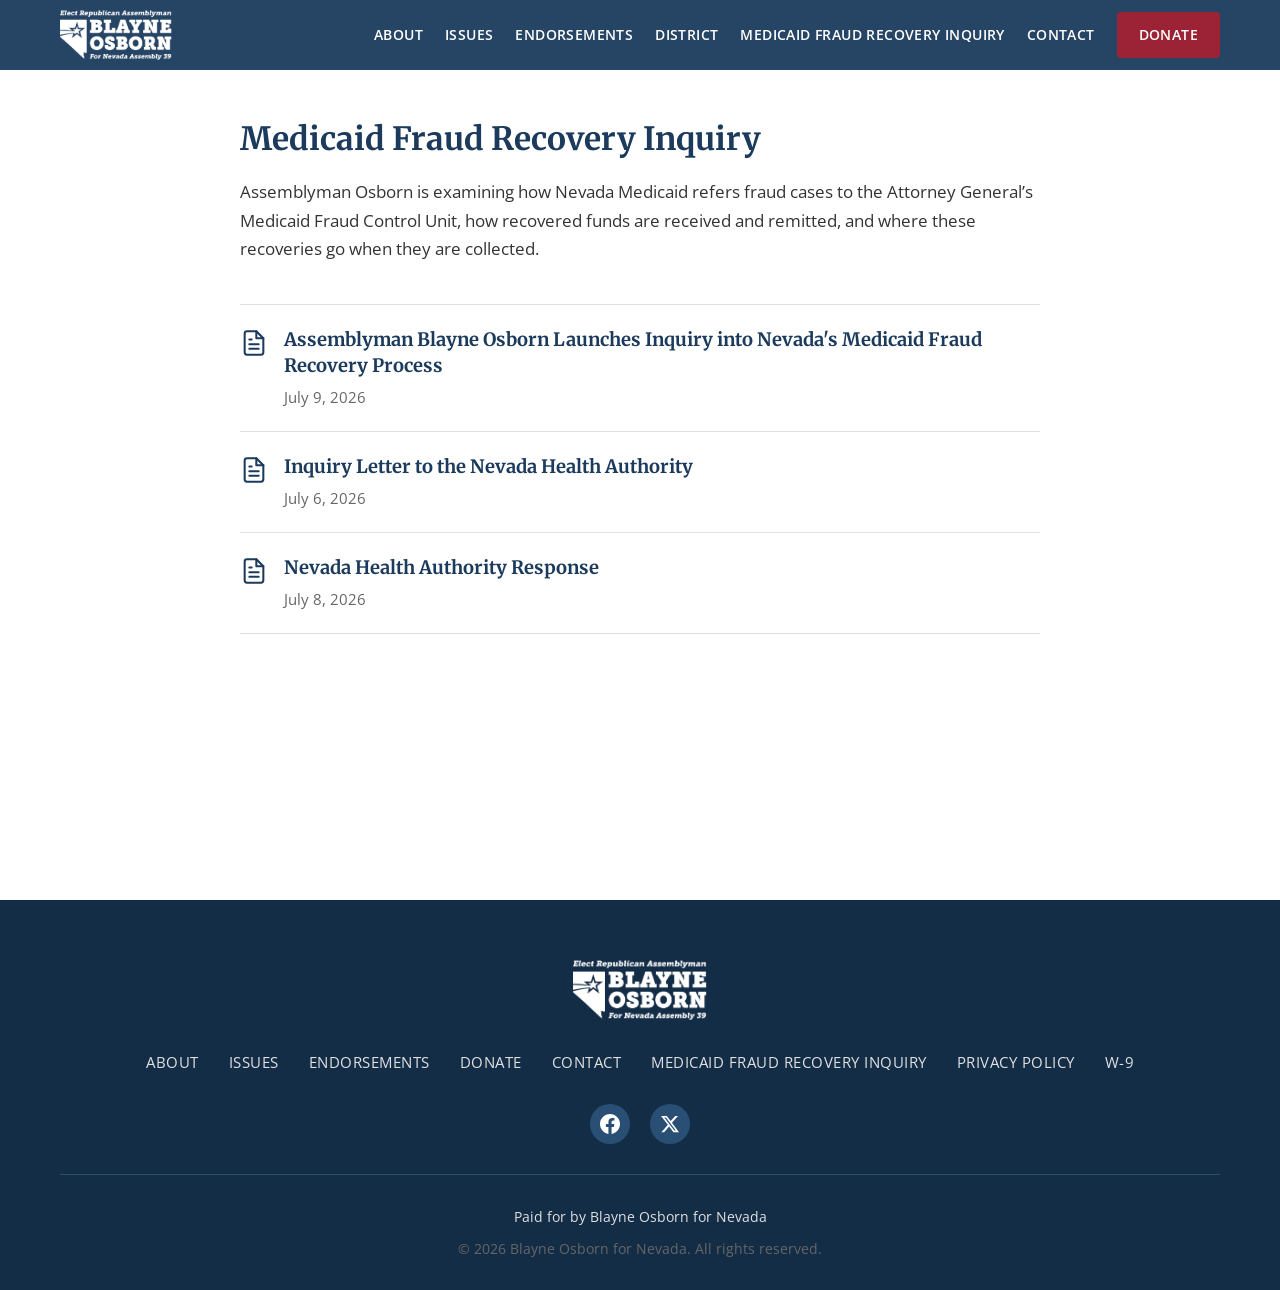
<file: medicaid-fraud-recovery-inquiry.html>
<!DOCTYPE html>
<html lang="en">
<head>
    <meta charset="UTF-8">
    <meta name="viewport" content="width=device-width, initial-scale=1.0">
    <title>Medicaid Fraud Recovery Inquiry | Blayne Osborn for Nevada Assembly 39</title>
    <meta name="description" content="Documents from Assemblyman Blayne Osborn's inquiry into Nevada's Medicaid fraud recovery process.">
    <meta property="og:title" content="Medicaid Fraud Recovery Inquiry | Blayne Osborn for Nevada Assembly 39">
    <meta property="og:description" content="Documents from Assemblyman Blayne Osborn's inquiry into Nevada's Medicaid fraud recovery process.">
    <meta property="og:image" content="images/og-thumbnail.jpg">
    <meta property="og:type" content="website">
    <link rel="icon" type="image/png" href="images/favicon.png">
    <link rel="apple-touch-icon" href="images/favicon.png">
    <link rel="preconnect" href="https://fonts.googleapis.com">
    <link rel="preconnect" href="https://fonts.gstatic.com" crossorigin>
    <link href="https://fonts.googleapis.com/css2?family=Merriweather:wght@700;900&family=Open+Sans:wght@400;600;700&display=swap" rel="stylesheet">
    <link rel="stylesheet" href="styles.css">
    <style>
        .inquiry-page {
            padding: 120px 0 80px;
            min-height: 100vh;
        }
        .inquiry-content {
            max-width: 800px;
            margin: 0 auto;
        }
        .inquiry-content h1 {
            margin-bottom: 20px;
        }
        .inquiry-synopsis {
            margin-bottom: 40px;
            font-size: 1.05rem;
            line-height: 1.7;
            color: var(--color-text);
        }
        .document-list {
            list-style: none;
            padding: 0;
            margin: 0;
        }
        .document-list li {
            margin-bottom: 0;
            border-bottom: 1px solid rgba(27, 58, 92, 0.15);
        }
        .document-list li:first-child {
            border-top: 1px solid rgba(27, 58, 92, 0.15);
        }
        .document-list a {
            display: flex;
            align-items: flex-start;
            gap: 16px;
            padding: 22px 0;
            color: var(--color-navy);
            text-decoration: none;
            transition: color 0.2s ease;
        }
        .document-list a:hover {
            color: var(--color-red);
        }
        .document-icon {
            flex-shrink: 0;
            width: 28px;
            height: 28px;
            margin-top: 2px;
            color: var(--color-navy);
            transition: color 0.2s ease;
        }
        .document-list a:hover .document-icon {
            color: var(--color-red);
        }
        .document-text {
            flex: 1;
            min-width: 0;
        }
        .document-title {
            display: block;
            font-family: var(--font-heading);
            font-size: 1.15rem;
            font-weight: 700;
            line-height: 1.4;
            margin-bottom: 6px;
        }
        .document-date {
            display: block;
            font-size: 0.95rem;
            color: var(--color-gray-dark);
        }
        .document-list a:hover .document-date {
            color: var(--color-red);
        }
    </style>
</head>
<body>
    <!-- Navigation -->
    <nav class="navbar scrolled" id="navbar">
        <div class="nav-container">
            <a href="index.html" class="nav-logo">
                <img src="images/logo-white.png" alt="Blayne Osborn for Nevada Assembly 39">
            </a>
            <button class="nav-toggle" id="nav-toggle" aria-label="Toggle navigation">
                <span></span>
                <span></span>
                <span></span>
            </button>
            <ul class="nav-menu" id="nav-menu">
                <li><a href="index.html#about">About</a></li>
                <li><a href="index.html#issues">Issues</a></li>
                <li><a href="index.html#endorsements">Endorsements</a></li>
                <li><a href="index.html#district">District</a></li>
                <li><a href="medicaid-fraud-recovery-inquiry.html">Medicaid Fraud Recovery Inquiry</a></li>
                <li><a href="index.html#contact">Contact</a></li>
                <li><a href="https://secure.winred.com/blayne-osborn-for-nevada/donate-today" class="btn btn-donate" target="_blank" rel="noopener">Donate</a></li>
            </ul>
        </div>
    </nav>

    <main class="inquiry-page">
        <div class="container">
            <div class="inquiry-content">
                <h1>Medicaid Fraud Recovery Inquiry</h1>
                <p class="inquiry-synopsis">Assemblyman Osborn is examining how Nevada Medicaid refers fraud cases to the Attorney General’s Medicaid Fraud Control Unit, how recovered funds are received and remitted, and where these recoveries go when they are collected.</p>

                <ul class="document-list">
                    <li>
                        <a href="documents/press-release-medicaid-fraud-inquiry-july-9-2026.pdf" target="_blank" rel="noopener">
                            <svg class="document-icon" viewBox="0 0 24 24" fill="none" stroke="currentColor" stroke-width="1.75" stroke-linecap="round" stroke-linejoin="round" aria-hidden="true">
                                <path d="M14 2H6a2 2 0 0 0-2 2v16a2 2 0 0 0 2 2h12a2 2 0 0 0 2-2V8z"/>
                                <polyline points="14 2 14 8 20 8"/>
                                <line x1="16" y1="13" x2="8" y2="13"/>
                                <line x1="16" y1="17" x2="8" y2="17"/>
                                <line x1="10" y1="9" x2="8" y2="9"/>
                            </svg>
                            <span class="document-text">
                                <span class="document-title">Assemblyman Blayne Osborn Launches Inquiry into Nevada's Medicaid Fraud Recovery Process</span>
                                <span class="document-date">July 9, 2026</span>
                            </span>
                        </a>
                    </li>
                    <li>
                        <a href="documents/osborn-nvha-inquiry-july-6-2026.pdf" target="_blank" rel="noopener">
                            <svg class="document-icon" viewBox="0 0 24 24" fill="none" stroke="currentColor" stroke-width="1.75" stroke-linecap="round" stroke-linejoin="round" aria-hidden="true">
                                <path d="M14 2H6a2 2 0 0 0-2 2v16a2 2 0 0 0 2 2h12a2 2 0 0 0 2-2V8z"/>
                                <polyline points="14 2 14 8 20 8"/>
                                <line x1="16" y1="13" x2="8" y2="13"/>
                                <line x1="16" y1="17" x2="8" y2="17"/>
                                <line x1="10" y1="9" x2="8" y2="9"/>
                            </svg>
                            <span class="document-text">
                                <span class="document-title">Inquiry Letter to the Nevada Health Authority</span>
                                <span class="document-date">July 6, 2026</span>
                            </span>
                        </a>
                    </li>
                    <li>
                        <a href="documents/nvha-response-july-2026.pdf" target="_blank" rel="noopener">
                            <svg class="document-icon" viewBox="0 0 24 24" fill="none" stroke="currentColor" stroke-width="1.75" stroke-linecap="round" stroke-linejoin="round" aria-hidden="true">
                                <path d="M14 2H6a2 2 0 0 0-2 2v16a2 2 0 0 0 2 2h12a2 2 0 0 0 2-2V8z"/>
                                <polyline points="14 2 14 8 20 8"/>
                                <line x1="16" y1="13" x2="8" y2="13"/>
                                <line x1="16" y1="17" x2="8" y2="17"/>
                                <line x1="10" y1="9" x2="8" y2="9"/>
                            </svg>
                            <span class="document-text">
                                <span class="document-title">Nevada Health Authority Response</span>
                                <span class="document-date">July 8, 2026</span>
                            </span>
                        </a>
                    </li>
                </ul>
            </div>
        </div>
    </main>

    <!-- Footer -->
    <footer class="footer">
        <div class="container">
            <div class="footer-content">
                <div class="footer-logo">
                    <img src="images/logo-white.png" alt="Blayne Osborn for Nevada Assembly 39">
                </div>
                <nav class="footer-nav">
                    <a href="index.html#about">About</a>
                    <a href="index.html#issues">Issues</a>
                    <a href="index.html#endorsements">Endorsements</a>
                    <a href="https://secure.winred.com/blayne-osborn-for-nevada/donate-today" target="_blank" rel="noopener">Donate</a>
                    <a href="index.html#contact">Contact</a>
                    <a href="medicaid-fraud-recovery-inquiry.html">Medicaid Fraud Recovery Inquiry</a>
                    <a href="privacy.html">Privacy Policy</a>
                    <a href="documents/blayne-osborn-for-nv-w9.pdf" target="_blank" rel="noopener">W-9</a>
                </nav>
                <div class="footer-social">
                    <a href="https://www.facebook.com/BlayneOsbornForNevada/" target="_blank" rel="noopener" aria-label="Facebook">
                        <svg viewBox="0 0 24 24" fill="currentColor">
                            <path d="M24 12.073c0-6.627-5.373-12-12-12s-12 5.373-12 12c0 5.99 4.388 10.954 10.125 11.854v-8.385H7.078v-3.47h3.047V9.43c0-3.007 1.792-4.669 4.533-4.669 1.312 0 2.686.235 2.686.235v2.953H15.83c-1.491 0-1.956.925-1.956 1.874v2.25h3.328l-.532 3.47h-2.796v8.385C19.612 23.027 24 18.062 24 12.073z"/>
                        </svg>
                    </a>
                    <a href="https://x.com/blayneosborn4nv" target="_blank" rel="noopener" aria-label="X (Twitter)">
                        <svg viewBox="0 0 24 24" fill="currentColor">
                            <path d="M18.244 2.25h3.308l-7.227 8.26 8.502 11.24H16.17l-5.214-6.817L4.99 21.75H1.68l7.73-8.835L1.254 2.25H8.08l4.713 6.231zm-1.161 17.52h1.833L7.084 4.126H5.117z"/>
                        </svg>
                    </a>
                </div>
            </div>
            <div class="footer-bottom">
                <p class="paid-for">Paid for by Blayne Osborn for Nevada</p>
                <p class="copyright">&copy; 2026 Blayne Osborn for Nevada. All rights reserved.</p>
            </div>
        </div>
    </footer>

    <script src="script.js"></script>
</body>
</html>
</file>
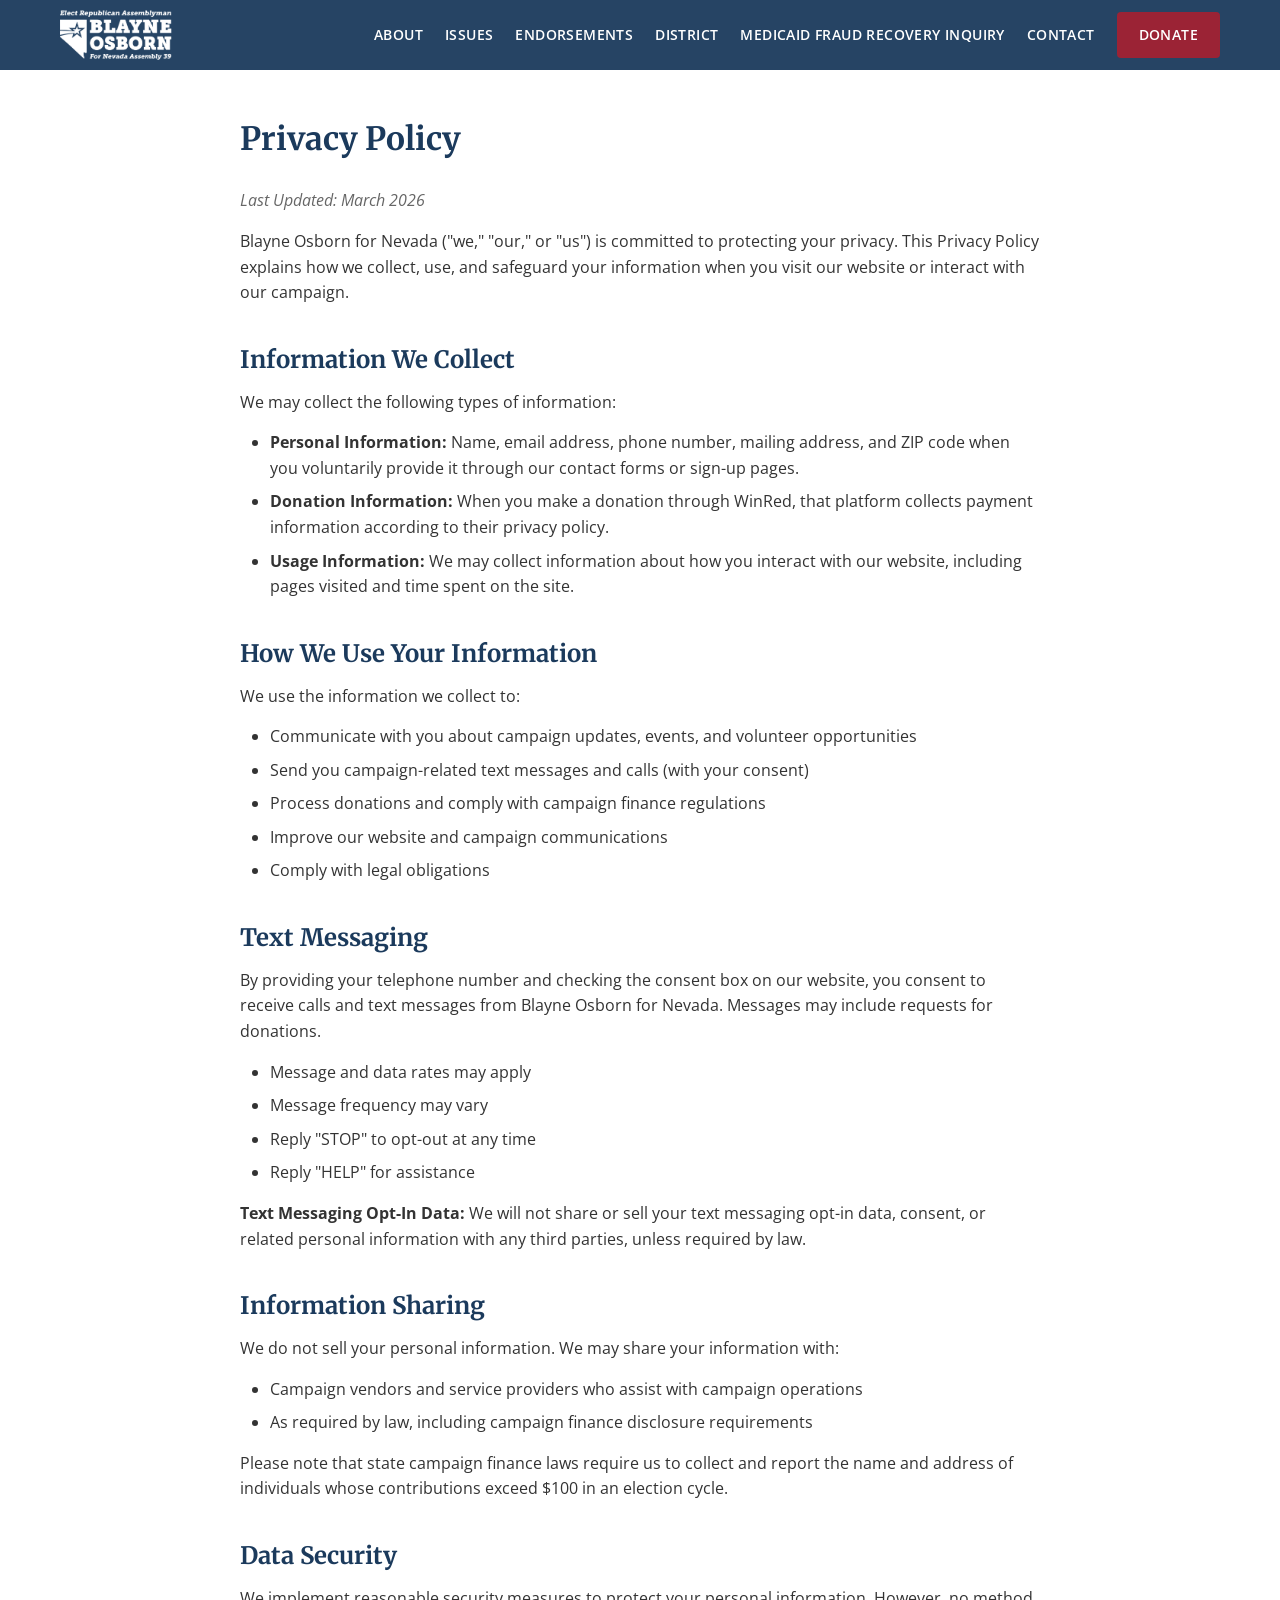
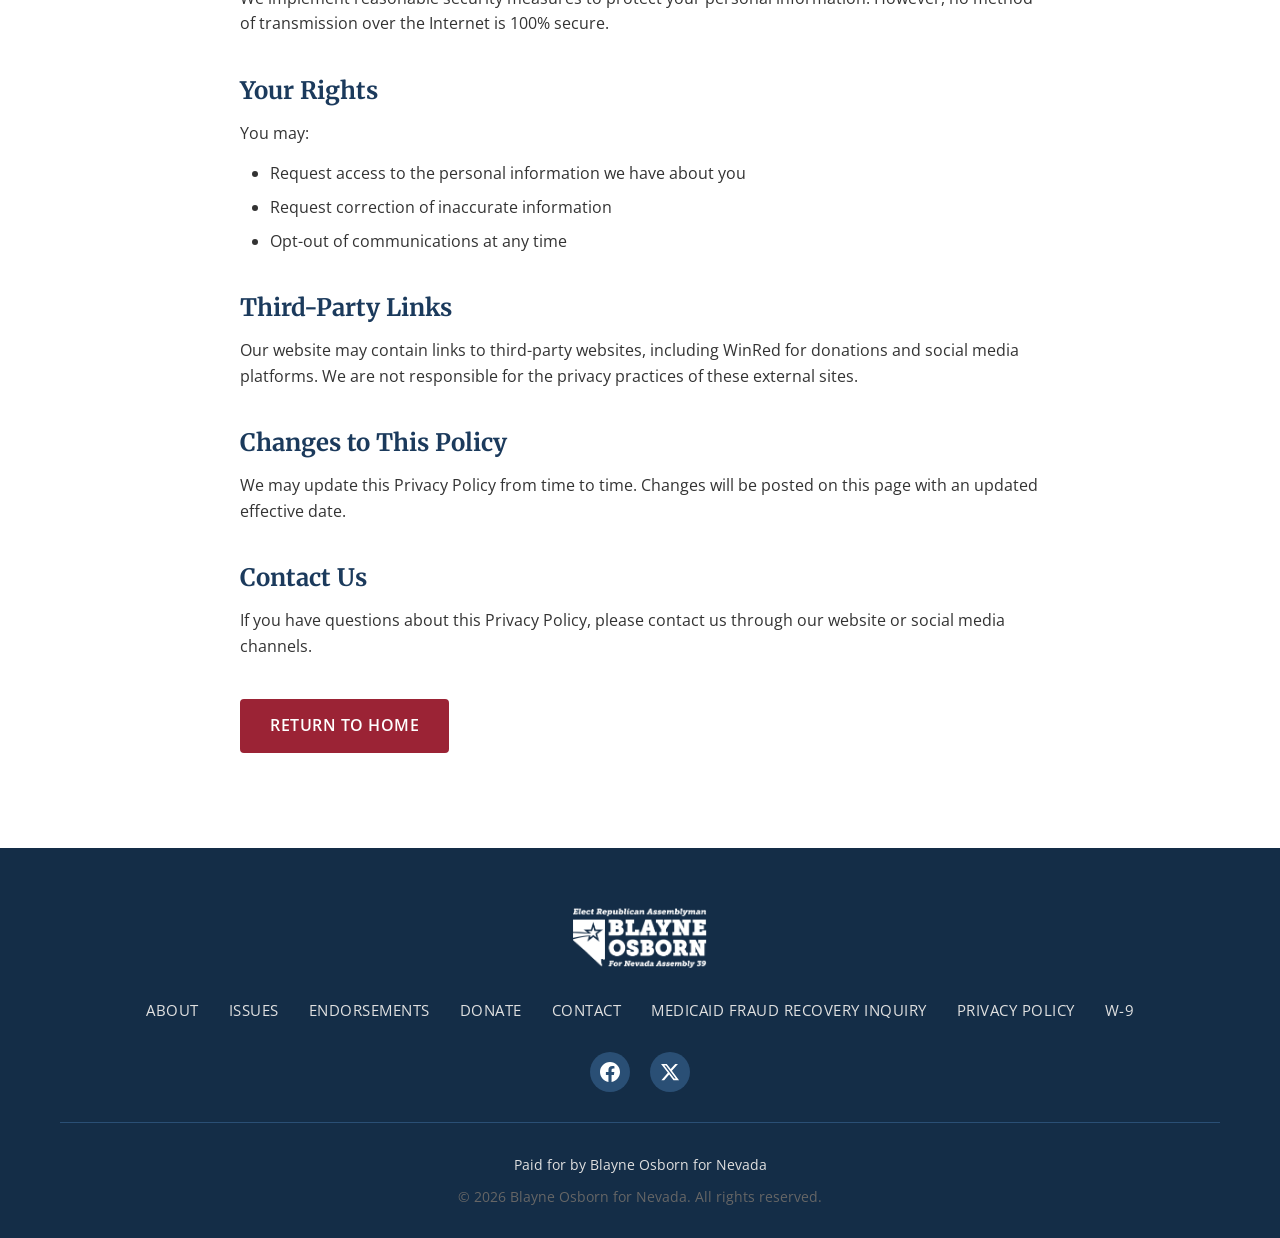
<file: privacy.html>
<!DOCTYPE html>
<html lang="en">
<head>
    <meta charset="UTF-8">
    <meta name="viewport" content="width=device-width, initial-scale=1.0">
    <title>Privacy Policy | Blayne Osborn for Nevada Assembly 39</title>
    <meta name="description" content="Privacy Policy for Blayne Osborn for Nevada campaign website.">
    <meta property="og:title" content="Privacy Policy | Blayne Osborn for Nevada Assembly 39">
    <meta property="og:description" content="Privacy Policy for Blayne Osborn for Nevada campaign website.">
    <meta property="og:image" content="images/og-thumbnail.jpg">
    <meta property="og:type" content="website">
    <link rel="icon" type="image/png" href="images/favicon.png">
    <link rel="apple-touch-icon" href="images/favicon.png">
    <link rel="preconnect" href="https://fonts.googleapis.com">
    <link rel="preconnect" href="https://fonts.gstatic.com" crossorigin>
    <link href="https://fonts.googleapis.com/css2?family=Merriweather:wght@700;900&family=Open+Sans:wght@400;600;700&display=swap" rel="stylesheet">
    <link rel="stylesheet" href="styles.css">
    <style>
        .privacy-page {
            padding: 120px 0 80px;
            min-height: 100vh;
        }
        .privacy-content {
            max-width: 800px;
            margin: 0 auto;
        }
        .privacy-content h1 {
            margin-bottom: 30px;
        }
        .privacy-content h2 {
            font-size: 1.5rem;
            margin-top: 40px;
            margin-bottom: 15px;
        }
        .privacy-content p {
            margin-bottom: 15px;
        }
        .privacy-content ul {
            margin-bottom: 15px;
            padding-left: 30px;
        }
        .privacy-content li {
            margin-bottom: 8px;
        }
        .last-updated {
            color: var(--color-gray-dark);
            font-style: italic;
            margin-bottom: 30px;
        }
    </style>
</head>
<body>
    <!-- Navigation -->
    <nav class="navbar scrolled" id="navbar">
        <div class="nav-container">
            <a href="index.html" class="nav-logo">
                <img src="images/logo-white.png" alt="Blayne Osborn for Nevada Assembly 39">
            </a>
            <button class="nav-toggle" id="nav-toggle" aria-label="Toggle navigation">
                <span></span>
                <span></span>
                <span></span>
            </button>
            <ul class="nav-menu" id="nav-menu">
                <li><a href="index.html#about">About</a></li>
                <li><a href="index.html#issues">Issues</a></li>
                <li><a href="index.html#endorsements">Endorsements</a></li>
                <li><a href="index.html#district">District</a></li>
                <li><a href="medicaid-fraud-recovery-inquiry.html">Medicaid Fraud Recovery Inquiry</a></li>
                <li><a href="index.html#contact">Contact</a></li>
                <li><a href="https://secure.winred.com/blayne-osborn-for-nevada/donate-today" class="btn btn-donate" target="_blank" rel="noopener">Donate</a></li>
            </ul>
        </div>
    </nav>

    <main class="privacy-page">
        <div class="container">
            <div class="privacy-content">
                <h1>Privacy Policy</h1>
                <p class="last-updated">Last Updated: March 2026</p>

                <p>Blayne Osborn for Nevada ("we," "our," or "us") is committed to protecting your privacy. This Privacy Policy explains how we collect, use, and safeguard your information when you visit our website or interact with our campaign.</p>

                <h2>Information We Collect</h2>
                <p>We may collect the following types of information:</p>
                <ul>
                    <li><strong>Personal Information:</strong> Name, email address, phone number, mailing address, and ZIP code when you voluntarily provide it through our contact forms or sign-up pages.</li>
                    <li><strong>Donation Information:</strong> When you make a donation through WinRed, that platform collects payment information according to their privacy policy.</li>
                    <li><strong>Usage Information:</strong> We may collect information about how you interact with our website, including pages visited and time spent on the site.</li>
                </ul>

                <h2>How We Use Your Information</h2>
                <p>We use the information we collect to:</p>
                <ul>
                    <li>Communicate with you about campaign updates, events, and volunteer opportunities</li>
                    <li>Send you campaign-related text messages and calls (with your consent)</li>
                    <li>Process donations and comply with campaign finance regulations</li>
                    <li>Improve our website and campaign communications</li>
                    <li>Comply with legal obligations</li>
                </ul>

                <h2>Text Messaging</h2>
                <p>By providing your telephone number and checking the consent box on our website, you consent to receive calls and text messages from Blayne Osborn for Nevada. Messages may include requests for donations.</p>
                <ul>
                    <li>Message and data rates may apply</li>
                    <li>Message frequency may vary</li>
                    <li>Reply "STOP" to opt-out at any time</li>
                    <li>Reply "HELP" for assistance</li>
                </ul>
                <p><strong>Text Messaging Opt-In Data:</strong> We will not share or sell your text messaging opt-in data, consent, or related personal information with any third parties, unless required by law.</p>

                <h2>Information Sharing</h2>
                <p>We do not sell your personal information. We may share your information with:</p>
                <ul>
                    <li>Campaign vendors and service providers who assist with campaign operations</li>
                    <li>As required by law, including campaign finance disclosure requirements</li>
                </ul>
                <p>Please note that state campaign finance laws require us to collect and report the name and address of individuals whose contributions exceed $100 in an election cycle.</p>

                <h2>Data Security</h2>
                <p>We implement reasonable security measures to protect your personal information. However, no method of transmission over the Internet is 100% secure.</p>

                <h2>Your Rights</h2>
                <p>You may:</p>
                <ul>
                    <li>Request access to the personal information we have about you</li>
                    <li>Request correction of inaccurate information</li>
                    <li>Opt-out of communications at any time</li>
                </ul>

                <h2>Third-Party Links</h2>
                <p>Our website may contain links to third-party websites, including WinRed for donations and social media platforms. We are not responsible for the privacy practices of these external sites.</p>

                <h2>Changes to This Policy</h2>
                <p>We may update this Privacy Policy from time to time. Changes will be posted on this page with an updated effective date.</p>

                <h2>Contact Us</h2>
                <p>If you have questions about this Privacy Policy, please contact us through our website or social media channels.</p>

                <p style="margin-top: 40px;"><a href="index.html" class="btn btn-primary">Return to Home</a></p>
            </div>
        </div>
    </main>

    <!-- Footer -->
    <footer class="footer">
        <div class="container">
            <div class="footer-content">
                <div class="footer-logo">
                    <img src="images/logo-white.png" alt="Blayne Osborn for Nevada Assembly 39">
                </div>
                <nav class="footer-nav">
                    <a href="index.html#about">About</a>
                    <a href="index.html#issues">Issues</a>
                    <a href="index.html#endorsements">Endorsements</a>
                    <a href="https://secure.winred.com/blayne-osborn-for-nevada/donate-today" target="_blank" rel="noopener">Donate</a>
                    <a href="index.html#contact">Contact</a>
                    <a href="medicaid-fraud-recovery-inquiry.html">Medicaid Fraud Recovery Inquiry</a>
                    <a href="privacy.html">Privacy Policy</a>
                    <a href="documents/blayne-osborn-for-nv-w9.pdf" target="_blank" rel="noopener">W-9</a>
                </nav>
                <div class="footer-social">
                    <a href="https://www.facebook.com/BlayneOsbornForNevada/" target="_blank" rel="noopener" aria-label="Facebook">
                        <svg viewBox="0 0 24 24" fill="currentColor">
                            <path d="M24 12.073c0-6.627-5.373-12-12-12s-12 5.373-12 12c0 5.99 4.388 10.954 10.125 11.854v-8.385H7.078v-3.47h3.047V9.43c0-3.007 1.792-4.669 4.533-4.669 1.312 0 2.686.235 2.686.235v2.953H15.83c-1.491 0-1.956.925-1.956 1.874v2.25h3.328l-.532 3.47h-2.796v8.385C19.612 23.027 24 18.062 24 12.073z"/>
                        </svg>
                    </a>
                    <a href="https://x.com/blayneosborn4nv" target="_blank" rel="noopener" aria-label="X (Twitter)">
                        <svg viewBox="0 0 24 24" fill="currentColor">
                            <path d="M18.244 2.25h3.308l-7.227 8.26 8.502 11.24H16.17l-5.214-6.817L4.99 21.75H1.68l7.73-8.835L1.254 2.25H8.08l4.713 6.231zm-1.161 17.52h1.833L7.084 4.126H5.117z"/>
                        </svg>
                    </a>
                </div>
            </div>
            <div class="footer-bottom">
                <p class="paid-for">Paid for by Blayne Osborn for Nevada</p>
                <p class="copyright">&copy; 2026 Blayne Osborn for Nevada. All rights reserved.</p>
            </div>
        </div>
    </footer>

    <script src="script.js"></script>
</body>
</html>
</file>
<file: styles.css>
/* ===================================
   BLAYNE OSBORN FOR NEVADA
   Campaign Website Styles
   =================================== */

/* CSS Variables */
:root {
    --color-navy: #1B3A5C;
    --color-navy-dark: #142d47;
    --color-navy-light: #2a4f75;
    --color-red: #9B2335;
    --color-red-dark: #7a1c2a;
    --color-red-light: #b52a40;
    --color-white: #FFFFFF;
    --color-gray-light: #F5F5F5;
    --color-gray: #E0E0E0;
    --color-gray-dark: #666666;
    --color-text: #333333;
    
    --font-heading: 'Merriweather', Georgia, serif;
    --font-body: 'Open Sans', -apple-system, BlinkMacSystemFont, sans-serif;
    
    --shadow-sm: 0 2px 4px rgba(0,0,0,0.1);
    --shadow-md: 0 4px 12px rgba(0,0,0,0.15);
    --shadow-lg: 0 8px 24px rgba(0,0,0,0.2);
    
    --transition: all 0.3s ease;
    --max-width: 1200px;
}

/* Reset & Base */
*, *::before, *::after {
    box-sizing: border-box;
    margin: 0;
    padding: 0;
}

html {
    scroll-behavior: smooth;
}

body {
    font-family: var(--font-body);
    font-size: 16px;
    line-height: 1.6;
    color: var(--color-text);
    background-color: var(--color-white);
}

body.thankyou-popup-open {
    overflow: hidden;
}

img {
    max-width: 100%;
    height: auto;
    display: block;
}

a {
    color: var(--color-navy);
    text-decoration: none;
    transition: var(--transition);
}

a:hover {
    color: var(--color-red);
}

/* Container */
.container {
    width: 100%;
    max-width: var(--max-width);
    margin: 0 auto;
    padding: 0 20px;
}

/* Typography */
h1, h2, h3, h4, h5, h6 {
    font-family: var(--font-heading);
    font-weight: 700;
    line-height: 1.2;
    color: var(--color-navy);
}

.section-title {
    font-size: 2.5rem;
    margin-bottom: 1.5rem;
    text-align: center;
}

.section-title-light {
    color: var(--color-white);
}

/* Buttons */
.btn {
    display: inline-block;
    padding: 12px 28px;
    font-family: var(--font-body);
    font-size: 1rem;
    font-weight: 600;
    text-align: center;
    text-transform: uppercase;
    letter-spacing: 0.5px;
    border: 2px solid transparent;
    border-radius: 4px;
    cursor: pointer;
    transition: var(--transition);
}

.btn-large {
    padding: 16px 36px;
    font-size: 1.1rem;
}

.btn-primary {
    background-color: var(--color-red);
    color: var(--color-white);
    border-color: var(--color-red);
}

.btn-primary:hover {
    background-color: var(--color-red-dark);
    border-color: var(--color-red-dark);
    color: var(--color-white);
}

.btn-secondary {
    background-color: transparent;
    color: var(--color-white);
    border-color: var(--color-white);
}

.btn-secondary:hover {
    background-color: var(--color-white);
    color: var(--color-navy);
}

.btn-white {
    background-color: var(--color-white);
    color: var(--color-red);
    border-color: var(--color-white);
}

.btn-white:hover {
    background-color: var(--color-gray-light);
    border-color: var(--color-gray-light);
    color: var(--color-red-dark);
}

.btn-donate {
    background-color: var(--color-red);
    color: var(--color-white) !important;
    padding: 10px 20px;
}

.btn-donate:hover {
    background-color: var(--color-red-dark);
}

/* ===================================
   NAVIGATION
   =================================== */
.navbar {
    position: fixed;
    top: 0;
    left: 0;
    right: 0;
    z-index: 1000;
    background-color: rgba(27, 58, 92, 0.95);
    backdrop-filter: blur(10px);
    padding: 10px 0;
    transition: var(--transition);
}

.navbar.scrolled {
    background-color: var(--color-navy);
    box-shadow: var(--shadow-md);
}

.nav-container {
    max-width: var(--max-width);
    margin: 0 auto;
    padding: 0 20px;
    display: flex;
    justify-content: space-between;
    align-items: center;
}

.nav-logo img {
    height: 50px;
    width: auto;
}

.nav-menu {
    display: flex;
    align-items: center;
    gap: 22px;
    list-style: none;
}

.nav-menu a {
    color: var(--color-white);
    font-weight: 600;
    font-size: 0.85rem;
    text-transform: uppercase;
    letter-spacing: 0.4px;
    white-space: nowrap;
}

.nav-menu a:hover {
    color: var(--color-gray);
}

.nav-toggle {
    display: none;
    flex-direction: column;
    gap: 5px;
    background: none;
    border: none;
    cursor: pointer;
    padding: 5px;
}

.nav-toggle span {
    width: 25px;
    height: 3px;
    background-color: var(--color-white);
    border-radius: 2px;
    transition: var(--transition);
}

/* ===================================
   HERO SECTION
   =================================== */
.hero {
    position: relative;
    min-height: 100vh;
    display: flex;
    align-items: center;
    justify-content: center;
    background-image: url('images/hero-parade.jpg');
    background-size: cover;
    background-position: center 47%;
    background-attachment: fixed;
    text-align: center;
    color: var(--color-white);
}

.hero-overlay {
    position: absolute;
    top: 0;
    left: 0;
    right: 0;
    bottom: 0;
    background: linear-gradient(
        to bottom,
        rgba(0, 0, 0, 0.3) 0%,
        rgba(0, 0, 0, 0.1) 40%,
        rgba(0, 0, 0, 0.4) 100%
    );
}

.hero-content {
    position: relative;
    z-index: 1;
    max-width: 800px;
    padding: 0 20px;
}

.hero-subtitle {
    font-size: 1.6rem;
    font-weight: 700;
    text-transform: uppercase;
    letter-spacing: 4px;
    margin-bottom: 10px;
}

.hero-name-block {
    background-color: rgba(155, 35, 53, 0.75);
    display: inline-block;
    padding: 20px 40px;
    margin-top: 60px;
    margin-bottom: 30px;
}

.hero-name-block .hero-subtitle {
    color: var(--color-white);
    margin-bottom: 5px;
    font-size: 1.2rem;
}

.hero-name-block .hero-title {
    color: var(--color-white);
    margin-bottom: 0;
    text-shadow: none;
}

.hero-title {
    font-family: var(--font-heading);
    font-size: 4.5rem;
    font-weight: 900;
    color: var(--color-white);
    margin-bottom: 10px;
    text-shadow: 2px 2px 4px rgba(0,0,0,0.3);
}

.hero-district {
    font-size: 1.3rem;
    margin-bottom: 20px;
    opacity: 0.9;
}

.hero-tagline {
    font-family: var(--font-body);
    font-size: 1.3rem;
    font-weight: 600;
    font-style: italic;
    text-transform: uppercase;
    letter-spacing: 2px;
    color: var(--color-white);
    margin-top: 15px;
    margin-bottom: 0;
}

.hero-name-block .hero-tagline {
    background-color: transparent;
    padding: 0;
}

.hero-buttons {
    display: flex;
    gap: 20px;
    justify-content: center;
    flex-wrap: wrap;
}

.hero-scroll {
    position: absolute;
    bottom: 30px;
    left: 50%;
    transform: translateX(-50%);
    z-index: 1;
}

.hero-scroll a {
    color: var(--color-white);
    opacity: 0.7;
    animation: bounce 2s infinite;
}

.hero-scroll a:hover {
    opacity: 1;
}

@keyframes bounce {
    0%, 20%, 50%, 80%, 100% { transform: translateY(0); }
    40% { transform: translateY(-10px); }
    60% { transform: translateY(-5px); }
}

/* ===================================
   ABOUT SECTION
   =================================== */
.about {
    padding: 100px 0;
    background-color: var(--color-white);
}

.about-grid {
    display: grid;
    grid-template-columns: 1fr 1.5fr;
    gap: 60px;
    align-items: center;
}

.about-image img {
    border-radius: 8px;
    box-shadow: var(--shadow-lg);
}

.about-content .section-title {
    text-align: left;
    font-size: 2.1rem;
}

.about-content p {
    margin-bottom: 1rem;
    font-size: 1.1rem;
}

.about-highlights {
    display: flex;
    justify-content: space-between;
    margin-top: 30px;
    padding-top: 30px;
    border-top: 2px solid var(--color-gray);
}

.highlight {
    text-align: center;
    flex: 1;
}

.highlight-number {
    display: block;
    font-family: var(--font-heading);
    font-size: 2rem;
    font-weight: 700;
    color: var(--color-red);
}

.highlight-label {
    font-size: 0.9rem;
    color: var(--color-gray-dark);
    text-transform: uppercase;
    letter-spacing: 1px;
}

/* ===================================
   ISSUES SECTION
   =================================== */
.issues {
    padding: 100px 0;
    background-color: var(--color-navy);
}

.issues-grid {
    display: grid;
    grid-template-columns: repeat(3, 1fr);
    gap: 30px;
    margin-top: 50px;
}

.issue-card {
    background-color: var(--color-white);
    padding: 40px 30px;
    border-radius: 8px;
    text-align: center;
    box-shadow: var(--shadow-md);
    transition: var(--transition);
}

.issue-card:hover {
    transform: translateY(-5px);
    box-shadow: var(--shadow-lg);
}

.issue-icon {
    width: 60px;
    height: 60px;
    margin: 0 auto 20px;
    color: var(--color-red);
}

.issue-icon svg {
    width: 100%;
    height: 100%;
}

.issue-card h3 {
    font-size: 1.3rem;
    margin-bottom: 15px;
    color: var(--color-navy);
}

.issue-card p {
    color: var(--color-gray-dark);
    font-size: 0.95rem;
}

/* ===================================
   PRIORITIES SECTION
   =================================== */
.priorities {
    padding: 100px 0;
    background-color: var(--color-gray-light);
}

.priorities-grid {
    display: grid;
    grid-template-columns: 1fr 1fr;
    gap: 60px;
    align-items: center;
}

.priorities-image img {
    border-radius: 8px;
    box-shadow: var(--shadow-lg);
}

.priorities-content .section-title {
    text-align: left;
}

.priorities-list {
    list-style: none;
    margin-top: 30px;
}

.priorities-list li {
    display: flex;
    align-items: flex-start;
    gap: 15px;
    margin-bottom: 20px;
    font-size: 1.15rem;
}

.check-icon {
    width: 24px;
    height: 24px;
    flex-shrink: 0;
    color: var(--color-red);
    margin-top: 2px;
}

/* ===================================
   ENDORSEMENTS SECTION
   =================================== */
.endorsements {
    padding: 100px 0 50px 0;
    background-color: var(--color-red);
    text-align: center;
}

.endorsement-featured {
    display: flex;
    align-items: center;
    justify-content: center;
    gap: 50px;
    max-width: 1100px;
    margin: 0 auto 50px;
    flex-wrap: wrap;
    background-color: var(--color-navy);
    padding: 40px 50px;
    border-radius: 8px;
    border: 3px solid var(--color-white);
    text-align: left;
}

.endorsement-featured-by {
    font-family: var(--font-heading);
    font-size: 1.4rem;
    font-weight: 600;
    color: var(--color-white);
    margin: 0 0 16px 0;
}

.endorsement-featured-image {
    flex-shrink: 0;
}

.endorsement-featured-image img {
    width: 220px;
    height: 220px;
    object-fit: cover;
    border-radius: 50%;
    border: 4px solid var(--color-white);
    box-shadow: var(--shadow-lg);
}

.endorsement-featured .endorsement-quote {
    flex: 1;
    min-width: 280px;
    margin: 0;
}

.endorsement-featured .endorsement-quote blockquote {
    font-size: 1rem;
    line-height: 1.6;
}

.endorsement-quote {
    max-width: 900px;
    margin: 50px auto;
}

.endorsement-quote blockquote {
    font-family: var(--font-body);
    font-size: 1.1rem;
    font-weight: 400;
    font-style: italic;
    color: var(--color-white);
    line-height: 1.7;
}

.endorsement-quote cite {
    display: block;
    margin-top: 20px;
    font-style: normal;
    font-size: 1.1rem;
    color: var(--color-gray);
}

.endorsement-logos {
    display: flex;
    justify-content: center;
    align-items: flex-start;
    gap: 72px;
    flex-wrap: wrap;
    margin-bottom: 64px;
}

.endorsement-block {
    width: 240px;
    text-align: center;
}

.endorsement-block-image {
    width: 200px;
    height: 200px;
    background-color: var(--color-white);
    border-radius: 8px;
    display: flex;
    align-items: center;
    justify-content: center;
    overflow: hidden;
    margin: 0 auto 16px auto;
}

.endorsement-block-image img {
    max-width: 85%;
    max-height: 85%;
    width: auto;
    height: auto;
    object-fit: contain;
}

.endorsement-block-title {
    font-family: var(--font-heading);
    font-size: 1rem;
    font-weight: 600;
    color: var(--color-white);
    margin: 0;
    line-height: 1.3;
}

.endorsement-block-subtitle {
    font-family: var(--font-body);
    font-size: 0.875rem;
    font-weight: 400;
    font-style: italic;
    color: var(--color-white);
    margin: 8px 0 0 0;
    line-height: 1.35;
}

.endorsement-people {
    margin-top: 20px;
}

.endorsement-block-image.endorsement-headshot img {
    width: 100%;
    height: 100%;
    max-width: none;
    max-height: none;
    object-fit: cover;
}

/* ===================================
   SUPPORT POPUP (after form submit)
   =================================== */
.support-popup {
    position: fixed;
    inset: 0;
    z-index: 9999;
    display: flex;
    align-items: center;
    justify-content: center;
    padding: 20px;
    opacity: 0;
    visibility: hidden;
    transition: opacity 0.3s ease, visibility 0.3s ease;
}

.support-popup.support-popup-visible {
    opacity: 1;
    visibility: visible;
}

.support-popup-overlay {
    position: absolute;
    inset: 0;
    background-color: rgba(0, 0, 0, 0.6);
}

.support-popup-content {
    position: relative;
    background-color: var(--color-white);
    color: var(--color-text);
    max-width: 440px;
    width: 100%;
    padding: 36px 32px;
    border-radius: 8px;
    box-shadow: var(--shadow-lg);
    text-align: center;
}

.support-popup-close {
    position: absolute;
    top: 12px;
    right: 12px;
    width: 36px;
    height: 36px;
    padding: 0;
    border: none;
    background: none;
    font-size: 1.75rem;
    line-height: 1;
    color: var(--color-gray-dark);
    cursor: pointer;
    border-radius: 4px;
    transition: color 0.2s ease, background-color 0.2s ease;
}

.support-popup-close:hover {
    color: var(--color-navy);
    background-color: var(--color-gray-light);
}

.support-popup-title {
    font-family: var(--font-heading);
    font-size: 1.5rem;
    margin: 0 0 16px 0;
    color: var(--color-navy);
}

.support-popup-copy {
    font-family: var(--font-body);
    font-size: 1rem;
    line-height: 1.6;
    margin: 0 0 24px 0;
    color: var(--color-text);
}

.support-popup-donate {
    display: inline-block;
}

/* ===================================
   ELECTION THANK YOU POPUP
   =================================== */
.thankyou-popup {
    position: fixed;
    inset: 0;
    z-index: 10000;
    display: flex;
    align-items: center;
    justify-content: center;
    padding: 20px;
    opacity: 0;
    visibility: hidden;
    transition: opacity 0.35s ease, visibility 0.35s ease;
}

.thankyou-popup.thankyou-popup-visible {
    opacity: 1;
    visibility: visible;
}

.thankyou-popup-overlay {
    position: absolute;
    inset: 0;
    background-color: rgba(20, 45, 71, 0.75);
}

.thankyou-popup-content {
    position: relative;
    background: transparent;
    color: var(--color-text);
    max-width: 720px;
    width: 100%;
    border-radius: 12px;
    box-shadow: 0 16px 48px rgba(0, 0, 0, 0.35);
    overflow: hidden;
}

.thankyou-popup-close {
    position: absolute;
    top: 10px;
    right: 10px;
    z-index: 3;
    width: 36px;
    height: 36px;
    padding: 0;
    border: none;
    background: rgba(255, 255, 255, 0.92);
    font-size: 1.75rem;
    line-height: 1;
    color: var(--color-gray-dark);
    cursor: pointer;
    border-radius: 50%;
    transition: color 0.2s ease, background-color 0.2s ease;
}

.thankyou-popup-close:hover {
    color: var(--color-navy);
    background-color: var(--color-white);
}

.thankyou-popup-stars {
    position: absolute;
    inset: 0;
    pointer-events: none;
    z-index: 1;
}

.thankyou-star {
    position: absolute;
    color: var(--color-red);
    opacity: 0.18;
    line-height: 1;
}

.thankyou-star-1 {
    top: 18px;
    left: 24px;
    font-size: 2rem;
}

.thankyou-star-2 {
    bottom: 28px;
    left: 42%;
    font-size: 1.25rem;
}

.thankyou-star-3 {
    top: 36%;
    left: 38%;
    font-size: 1.5rem;
    opacity: 0.12;
}

.thankyou-popup-body {
    position: relative;
    z-index: 2;
    min-height: 340px;
    border-radius: 12px;
    overflow: hidden;
    background: linear-gradient(
        to right,
        #f7f9fc 0%,
        #f7f9fc 34%,
        #e4ebf2 44%,
        #c5d2de 52%,
        #9aafc0 60%,
        #6d879c 68%,
        #4a6680 76%,
        #355570 84%,
        var(--color-navy) 93%,
        var(--color-navy-dark) 100%
    );
}

.thankyou-popup-text {
    position: relative;
    z-index: 2;
    width: 56%;
    min-height: 340px;
    display: flex;
    flex-direction: column;
    justify-content: center;
    align-items: center;
    text-align: center;
    padding: 40px 10px 36px 28px;
}

.thankyou-popup-text > * {
    position: relative;
    z-index: 1;
}

.thankyou-popup-logo {
    width: min(300px, 92%);
    height: auto;
    margin-bottom: 22px;
}

.thankyou-popup-title {
    font-family: var(--font-heading);
    font-size: clamp(1.65rem, 4vw, 2.1rem);
    line-height: 1.2;
    margin: 0 0 22px 0;
    color: var(--color-navy);
}

.thankyou-popup-badge {
    position: relative;
    display: flex;
    flex-direction: column;
    align-items: center;
    gap: 2px;
    padding: 14px 28px 12px;
    background: linear-gradient(180deg, var(--color-red) 0%, var(--color-red-dark) 100%);
    color: var(--color-white);
    border-radius: 8px;
    box-shadow: 0 4px 14px rgba(155, 35, 53, 0.35);
    overflow: hidden;
}

.thankyou-popup-badge-ribbon {
    position: absolute;
    top: 0;
    left: -20%;
    width: 140%;
    height: 4px;
    background: linear-gradient(90deg, transparent, rgba(255, 255, 255, 0.65), transparent);
}

.thankyou-popup-badge-label {
    display: inline-flex;
    align-items: center;
    gap: 0.4em;
    font-family: var(--font-heading);
    font-size: 1.35rem;
    font-weight: 900;
    letter-spacing: 0.12em;
    text-transform: uppercase;
    line-height: 1;
}

.thankyou-popup-badge-label::before,
.thankyou-popup-badge-label::after {
    content: '★';
    font-size: 0.9em;
    line-height: 1;
    opacity: 0.9;
    transform: translateY(-0.04em);
}

.thankyou-popup-badge-sub {
    font-family: var(--font-body);
    font-size: 0.82rem;
    font-weight: 600;
    letter-spacing: 0.04em;
    text-transform: uppercase;
    opacity: 0.92;
}

.thankyou-popup-photo {
    position: absolute;
    top: 0;
    right: 0;
    bottom: 0;
    width: 44%;
    z-index: 4;
    pointer-events: none;
}

.thankyou-popup-photo img {
    position: absolute;
    right: 0;
    bottom: 0;
    width: 100%;
    height: 100%;
    object-fit: cover;
    object-position: 32% 18%;
    transform: none;
    mix-blend-mode: screen;
    filter: drop-shadow(0 10px 20px rgba(0, 0, 0, 0.2));
}

@media (max-width: 640px) {
    .thankyou-popup-body {
        display: flex;
        flex-direction: column-reverse;
        min-height: 0;
        background: linear-gradient(
            to bottom,
            var(--color-navy-dark) 0%,
            var(--color-navy) 12%,
            #3d5870 22%,
            #688498 32%,
            #95a9ba 42%,
            #c0ced9 52%,
            #dde5ec 62%,
            #eef2f7 72%,
            #f7f9fc 82%,
            #f7f9fc 100%
        );
    }

    .thankyou-popup-text {
        width: 100%;
        min-height: 0;
        padding: 28px 24px 32px;
    }

    .thankyou-popup-logo {
        width: min(280px, 94%);
    }

    .thankyou-popup-photo {
        position: relative;
        width: 100%;
        height: 220px;
    }

    .thankyou-popup-photo img {
        position: absolute;
        right: 0;
        bottom: 0;
        width: 72%;
        height: 100%;
        object-position: 32% 12%;
    }

    .thankyou-star-2 {
        left: 72%;
        bottom: auto;
        top: 48%;
    }
}

/* ===================================
   DONATE SECTION
   =================================== */
.donate {
    padding: 80px 0;
    background-color: var(--color-red);
    text-align: center;
}

.donate-title {
    font-size: 2.5rem;
    color: var(--color-white);
    margin-bottom: 20px;
}

.donate-text {
    font-size: 1.2rem;
    color: var(--color-white);
    max-width: 600px;
    margin: 0 auto 30px;
    opacity: 0.95;
}

/* ===================================
   CONTACT SECTION
   =================================== */
.contact {
    padding: 100px 0;
    background-color: var(--color-white);
}

.contact-grid {
    display: grid;
    grid-template-columns: 1.5fr 1fr;
    gap: 60px;
}

.contact-form-container .section-title {
    text-align: left;
}

.contact-form {
    margin-top: 30px;
}

.form-row {
    display: grid;
    grid-template-columns: 1fr 1fr;
    gap: 20px;
}

.form-group {
    margin-bottom: 20px;
}

.form-group label {
    display: block;
    margin-bottom: 8px;
    font-weight: 600;
    color: var(--color-navy);
}

.form-group input[type="text"],
.form-group input[type="email"],
.form-group input[type="tel"] {
    width: 100%;
    padding: 14px 16px;
    font-size: 1rem;
    border: 2px solid var(--color-gray);
    border-radius: 4px;
    transition: var(--transition);
}

.form-group input:focus {
    outline: none;
    border-color: var(--color-navy);
}

.form-checkbox {
    display: flex;
    align-items: flex-start;
    gap: 12px;
}

.form-checkbox input[type="checkbox"] {
    width: 20px;
    height: 20px;
    margin-top: 3px;
    flex-shrink: 0;
    accent-color: var(--color-red);
}

.form-checkbox label {
    margin-bottom: 0;
    font-weight: 400;
    font-size: 0.95rem;
}

.form-disclaimer {
    margin-top: 20px;
    font-size: 0.8rem;
    color: var(--color-gray-dark);
    line-height: 1.5;
}

.form-disclaimer a {
    color: var(--color-red);
    text-decoration: underline;
}

.contact-info {
    padding: 40px;
    background-color: var(--color-gray-light);
    border-radius: 8px;
}

.contact-info h3 {
    font-size: 1.5rem;
    margin-bottom: 30px;
}

.social-links {
    display: flex;
    flex-direction: column;
    gap: 15px;
    margin-bottom: 40px;
}

.social-link {
    display: flex;
    align-items: center;
    gap: 15px;
    padding: 15px 20px;
    background-color: var(--color-white);
    border-radius: 4px;
    font-weight: 600;
    transition: var(--transition);
}

.social-link:hover {
    background-color: var(--color-navy);
    color: var(--color-white);
}

.social-link svg {
    width: 24px;
    height: 24px;
}

.contact-cta {
    text-align: center;
    padding-top: 30px;
    border-top: 2px solid var(--color-gray);
}

.contact-cta p {
    margin-bottom: 15px;
    font-weight: 600;
}

/* ===================================
   PHOTO GALLERY SECTION
   =================================== */
.gallery {
    padding: 60px 0 80px;
    background-color: var(--color-navy);
    overflow: hidden;
}

.gallery .section-title {
    margin-bottom: 40px;
    color: var(--color-white);
}

.gallery-scroll {
    width: 100%;
    overflow: hidden;
}

.gallery-track {
    display: flex;
    gap: 20px;
    animation: scroll 40s linear infinite;
    width: max-content;
}

.gallery-track:hover {
    animation-play-state: paused;
}

@keyframes scroll {
    0% {
        transform: translateX(0);
    }
    100% {
        transform: translateX(-50%);
    }
}

.gallery-item {
    position: relative;
    flex-shrink: 0;
    width: 350px;
    height: 260px;
    overflow: hidden;
    border-radius: 8px;
    box-shadow: var(--shadow-md);
    transition: var(--transition);
}

.gallery-item:hover {
    transform: scale(1.03);
    box-shadow: var(--shadow-lg);
}

.gallery-item img {
    width: 100%;
    height: 100%;
    object-fit: cover;
}

.gallery-caption {
    position: absolute;
    bottom: 0;
    left: 0;
    right: 0;
    padding: 8px 10px;
    background-color: rgba(51, 51, 51, 0.85);
    color: var(--color-white);
    font-size: 0.75rem;
    font-weight: 600;
    text-align: center;
    transform: translateY(100%);
    transition: transform 0.3s ease;
}

.gallery-item:hover .gallery-caption {
    transform: translateY(0);
}

@media (max-width: 768px) {
    .gallery-item {
        width: 280px;
        height: 210px;
    }
    
    .gallery-track {
        gap: 15px;
    }
}

/* ===================================
   DISTRICT MAP
   =================================== */
.district-map {
    padding: 80px 0;
    background-color: var(--color-white);
}

.district-description {
    text-align: center;
    font-size: 1.2rem;
    color: var(--color-gray-dark);
    margin-bottom: 12px;
}

#map {
    width: 100%;
    height: 500px;
    border-radius: 8px;
    box-shadow: var(--shadow-md);
    z-index: 1;
}

@media (max-width: 768px) {
    .district-map #map {
        height: 580px;
    }

    .voting-popup {
        font-size: 0.6125rem;
        line-height: 1.4;
    }

    .voting-popup-title {
        margin: 0 0 3px;
        font-size: 0.7rem;
    }

    .voting-popup-type {
        margin: 0 0 6px;
        font-size: 0.56rem;
    }

    .voting-popup-address {
        margin: 0 0 7px;
    }

    .voting-popup-section {
        margin-top: 7px;
    }

    .voting-popup-section strong {
        margin-bottom: 4px;
        font-size: 0.56rem;
    }

    .voting-popup-hours {
        max-height: 126px;
    }

    .voting-popup-hours li {
        margin-bottom: 3px;
        padding-bottom: 3px;
    }

    .voting-popup-details-summary {
        font-size: 0.56rem;
    }

    .leaflet-popup-content-wrapper {
        border-radius: 4px;
        max-width: 246px !important;
    }

    .leaflet-popup-content {
        margin: 8px 10px;
    }

    .leaflet-popup-close-button {
        font-size: 18px;
        width: 22px;
        height: 22px;
    }
}

@media (max-width: 480px) {
    .district-map #map {
        height: 540px;
    }
}

/* Voting location markers */
.voting-marker-wrapper {
    background: transparent;
    border: none;
}

.voting-marker {
    display: block;
    width: 18px;
    height: 18px;
    border-radius: 50%;
    border: 2px solid var(--color-white);
    box-shadow: 0 1px 4px rgba(0, 0, 0, 0.35);
}

/* Map key */
.map-legend {
    background: var(--color-white);
    padding: 12px 14px;
    border-radius: 6px;
    box-shadow: var(--shadow-md);
    font-size: 0.8rem;
    line-height: 1.4;
    color: var(--color-text);
}

.map-legend-title {
    display: block;
    margin-bottom: 8px;
    font-size: 0.85rem;
    color: var(--color-navy);
}

.map-legend-item {
    display: flex;
    align-items: center;
    gap: 8px;
    margin-bottom: 6px;
}

.map-legend-item:last-child {
    margin-bottom: 0;
}

.map-legend-swatch {
    flex-shrink: 0;
    width: 12px;
    height: 12px;
    border-radius: 50%;
    border: 1px solid rgba(0, 0, 0, 0.15);
}

.map-legend-mail {
    display: flex;
    align-items: center;
    justify-content: center;
    border-radius: 3px;
    background-color: var(--color-white);
}

@media (max-width: 768px) {
    .map-legend {
        padding: 8px 10px;
        font-size: 0.56rem;
        line-height: 1.3;
        border-radius: 4px;
    }

    .map-legend-title {
        margin-bottom: 6px;
        font-size: 0.595rem;
    }

    .map-legend-item {
        gap: 6px;
        margin-bottom: 4px;
    }

    .map-legend-swatch {
        width: 8px;
        height: 8px;
    }
}

.mail-marker-wrapper {
    background: transparent;
    border: none;
}

.mail-marker {
    display: flex;
    align-items: center;
    justify-content: center;
    width: 17px;
    height: 17px;
    background: var(--color-white);
    border: 2px solid #B45309;
    border-radius: 50%;
    box-shadow: 0 1px 4px rgba(0, 0, 0, 0.35);
}

.mail-marker svg {
    display: block;
}

/* Voting location popups */
.voting-popup {
    font-size: 0.875rem;
    line-height: 1.45;
    color: var(--color-text);
}

.voting-popup-title {
    margin: 0 0 4px;
    font-size: 1rem;
    color: var(--color-navy);
}

.voting-popup-type {
    margin: 0 0 8px;
    font-size: 0.8rem;
    font-weight: 600;
    color: var(--color-gray-dark);
}

.voting-popup-address {
    margin: 0 0 10px;
}

.voting-popup-section {
    margin-top: 10px;
}

.voting-popup-section strong {
    display: block;
    margin-bottom: 6px;
    color: var(--color-navy);
    font-size: 0.8rem;
}

.voting-popup-hours {
    margin: 0;
    padding: 0;
    list-style: none;
    max-height: 180px;
    overflow-y: auto;
}

.voting-popup-hours li {
    margin-bottom: 4px;
    padding-bottom: 4px;
    border-bottom: 1px solid var(--color-gray);
}

.voting-popup-hours li:last-child {
    margin-bottom: 0;
    padding-bottom: 0;
    border-bottom: none;
}

.voting-popup-date {
    font-weight: 600;
}

.voting-popup-election {
    margin: 0;
}

.voting-popup-details {
    margin-top: 6px;
}

.voting-popup-details-summary {
    cursor: pointer;
    font-size: 0.8rem;
    font-weight: 600;
    color: var(--color-navy);
    list-style: none;
}

.voting-popup-details-summary::-webkit-details-marker {
    display: none;
}

.voting-popup-details[open] .voting-popup-details-summary {
    margin-bottom: 6px;
}

.voting-popup-details .voting-popup-hours {
    max-height: 140px;
}

.leaflet-popup-content-wrapper {
    border-radius: 6px;
}

.leaflet-popup-content {
    margin: 12px 14px;
}

/* ===================================
   FOOTER
   =================================== */
.footer {
    background-color: var(--color-navy-dark);
    padding: 60px 0 30px;
    color: var(--color-white);
}

.footer-content {
    display: flex;
    flex-direction: column;
    align-items: center;
    gap: 30px;
    padding-bottom: 30px;
    border-bottom: 1px solid var(--color-navy-light);
}

.footer-logo img {
    height: 60px;
    width: auto;
}

.footer-nav {
    display: flex;
    gap: 30px;
    flex-wrap: wrap;
    justify-content: center;
}

.footer-nav a {
    color: var(--color-gray);
    font-size: 0.95rem;
    text-transform: uppercase;
    letter-spacing: 0.5px;
}

.footer-nav a:hover {
    color: var(--color-white);
}

.footer-social {
    display: flex;
    gap: 20px;
}

.footer-social a {
    width: 40px;
    height: 40px;
    display: flex;
    align-items: center;
    justify-content: center;
    background-color: var(--color-navy-light);
    border-radius: 50%;
    color: var(--color-white);
    transition: var(--transition);
}

.footer-social a:hover {
    background-color: var(--color-red);
}

.footer-social svg {
    width: 20px;
    height: 20px;
}

.footer-bottom {
    text-align: center;
    padding-top: 30px;
}

.paid-for {
    font-size: 0.9rem;
    margin-bottom: 10px;
    color: var(--color-gray);
}

.copyright {
    font-size: 0.85rem;
    color: var(--color-gray-dark);
}

/* ===================================
   RESPONSIVE DESIGN
   =================================== */
@media (max-width: 992px) {
    .section-title {
        font-size: 2rem;
    }
    
    .hero-title {
        font-size: 3.5rem;
    }
    
    .hero-tagline {
        font-size: 1.5rem;
    }
    
    .about-grid {
        grid-template-columns: 1fr;
        gap: 40px;
    }
    
    .about-image {
        max-width: 400px;
        margin: 0 auto;
    }
    
    .about-content .section-title {
        text-align: center;
    }
    
    .issues-grid {
        grid-template-columns: repeat(2, 1fr);
    }
    
    .priorities-grid {
        grid-template-columns: 1fr;
        gap: 40px;
    }
    
    .priorities-image {
        order: -1;
    }
    
    .priorities-content .section-title {
        text-align: center;
    }
    
    .contact-grid {
        grid-template-columns: 1fr;
        gap: 40px;
    }
    
    .contact-form-container .section-title {
        text-align: center;
    }
}

@media (max-width: 1100px) {
    .nav-menu {
        position: fixed;
        top: 70px;
        left: 0;
        right: 0;
        background-color: var(--color-navy);
        flex-direction: column;
        padding: 30px;
        gap: 20px;
        transform: translateY(-150%);
        opacity: 0;
        transition: var(--transition);
        z-index: 999;
    }
    
    .nav-menu.active {
        transform: translateY(0);
        opacity: 1;
    }
    
    .nav-toggle {
        display: flex;
    }
    
    .nav-toggle.active span:nth-child(1) {
        transform: rotate(45deg) translate(5px, 5px);
    }
    
    .nav-toggle.active span:nth-child(2) {
        opacity: 0;
    }
    
    .nav-toggle.active span:nth-child(3) {
        transform: rotate(-45deg) translate(7px, -6px);
    }
}

@media (max-width: 768px) {
    .hero {
        background-attachment: scroll;
        background-position: center 55%;
    }
    
    .hero-name-block {
        margin-top: 200px;
    }
    
    .hero-title {
        font-size: 2.5rem;
    }
    
    .hero-tagline {
        font-size: 1.2rem;
        padding: 8px 20px;
    }
    
    .hero-buttons {
        flex-direction: column;
        align-items: center;
    }
    
    .btn-large {
        padding: 14px 30px;
    }
    
    .about-highlights {
        flex-direction: column;
        gap: 20px;
    }
    
    .issues-grid {
        grid-template-columns: 1fr;
    }
    
    .endorsement-featured {
        flex-direction: column;
        gap: 30px;
        padding: 30px 24px;
    }

    .endorsement-featured .endorsement-quote {
        min-width: 0;
    }

    .endorsement-logos {
        flex-direction: column;
        align-items: center;
    }
    
    .endorsement-block {
        max-width: 240px;
    }
    
    .form-row {
        grid-template-columns: 1fr;
    }
    
    .footer-nav {
        flex-direction: column;
        text-align: center;
        gap: 15px;
    }
}

@media (max-width: 480px) {
    .section-title {
        font-size: 1.75rem;
    }
    
    .hero-subtitle {
        font-size: 1.1rem;
        letter-spacing: 2px;
    }
    
    .hero-title {
        font-size: 2rem;
    }
    
    .hero-name-block {
        padding: 15px 25px;
        margin-top: 350px;
    }
    
    .hero-name-block .hero-subtitle {
        font-size: 1rem;
    }
    
    .hero {
        min-height: 100vh;
        background-position: center 65%;
    }
    
    .donate-title {
        font-size: 1.75rem;
    }
    
    .endorsement-quote blockquote {
        font-size: 1.1rem;
    }
}
</file>
